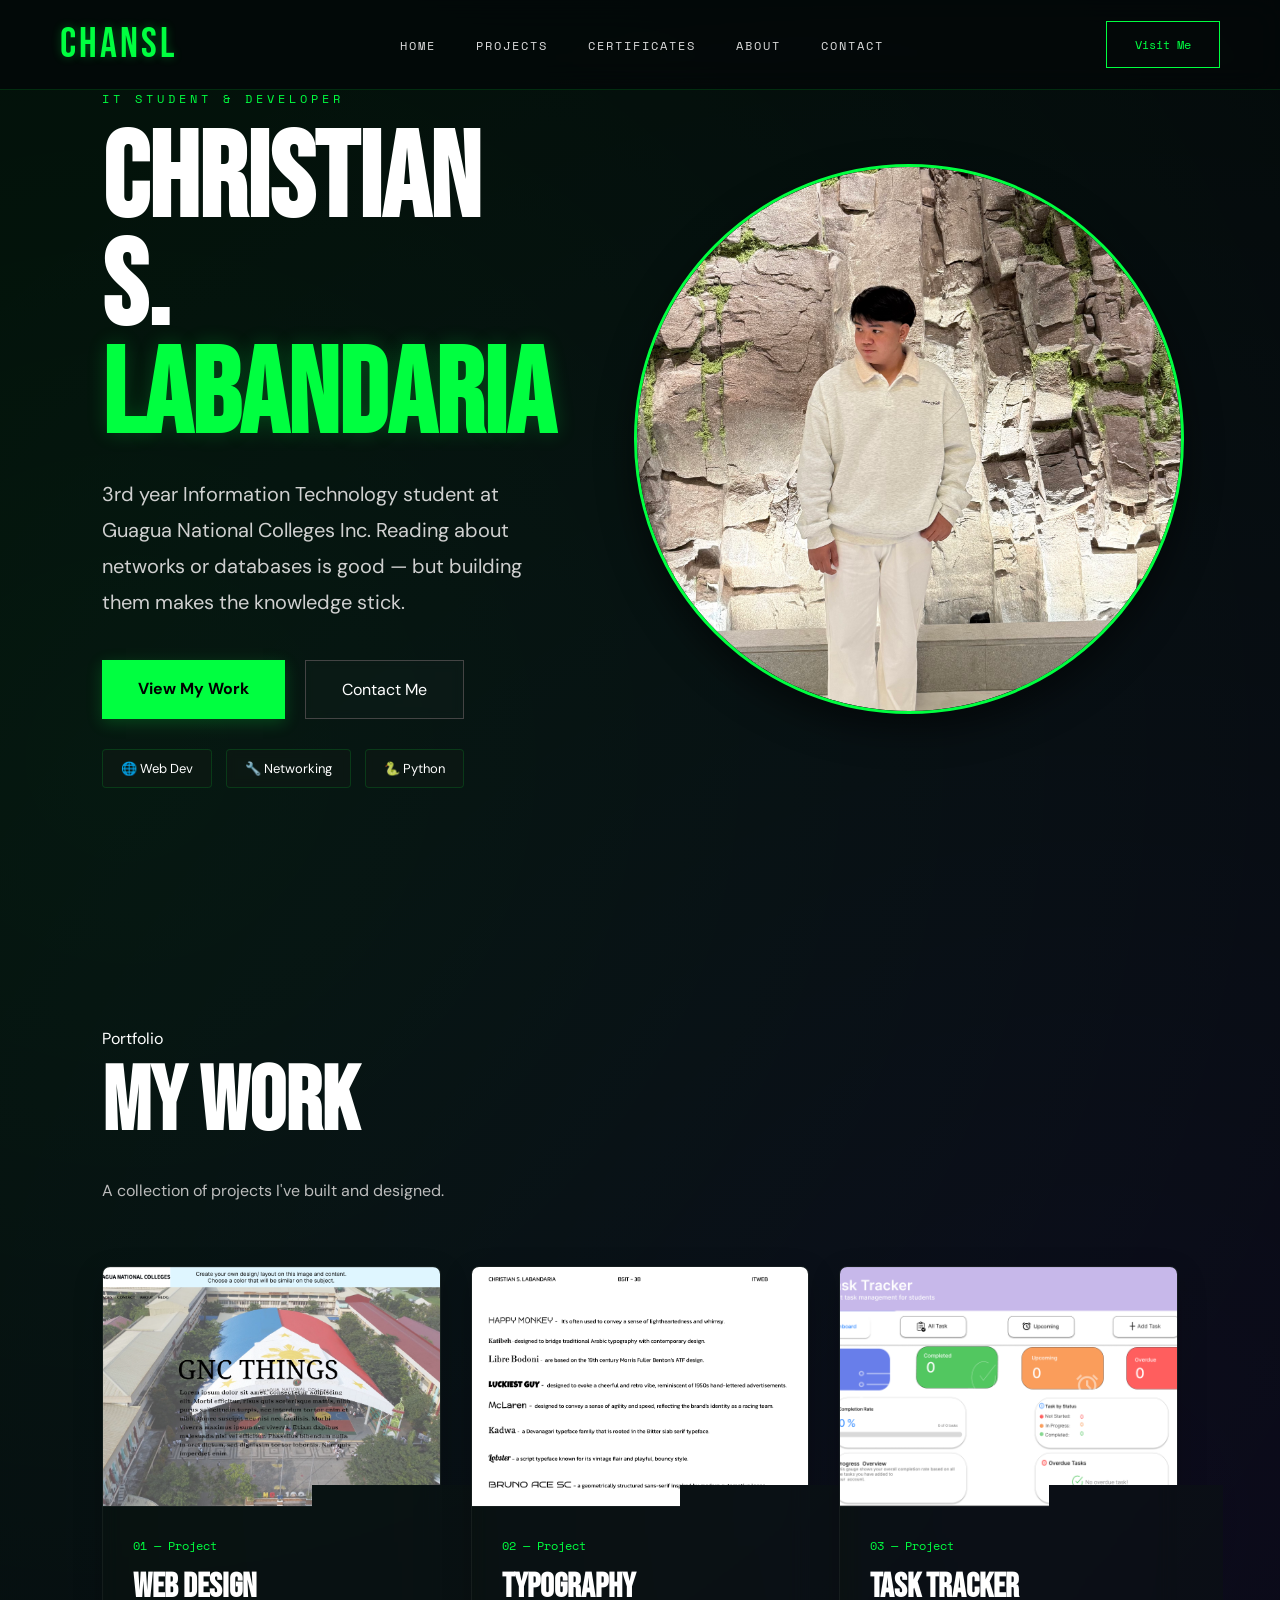
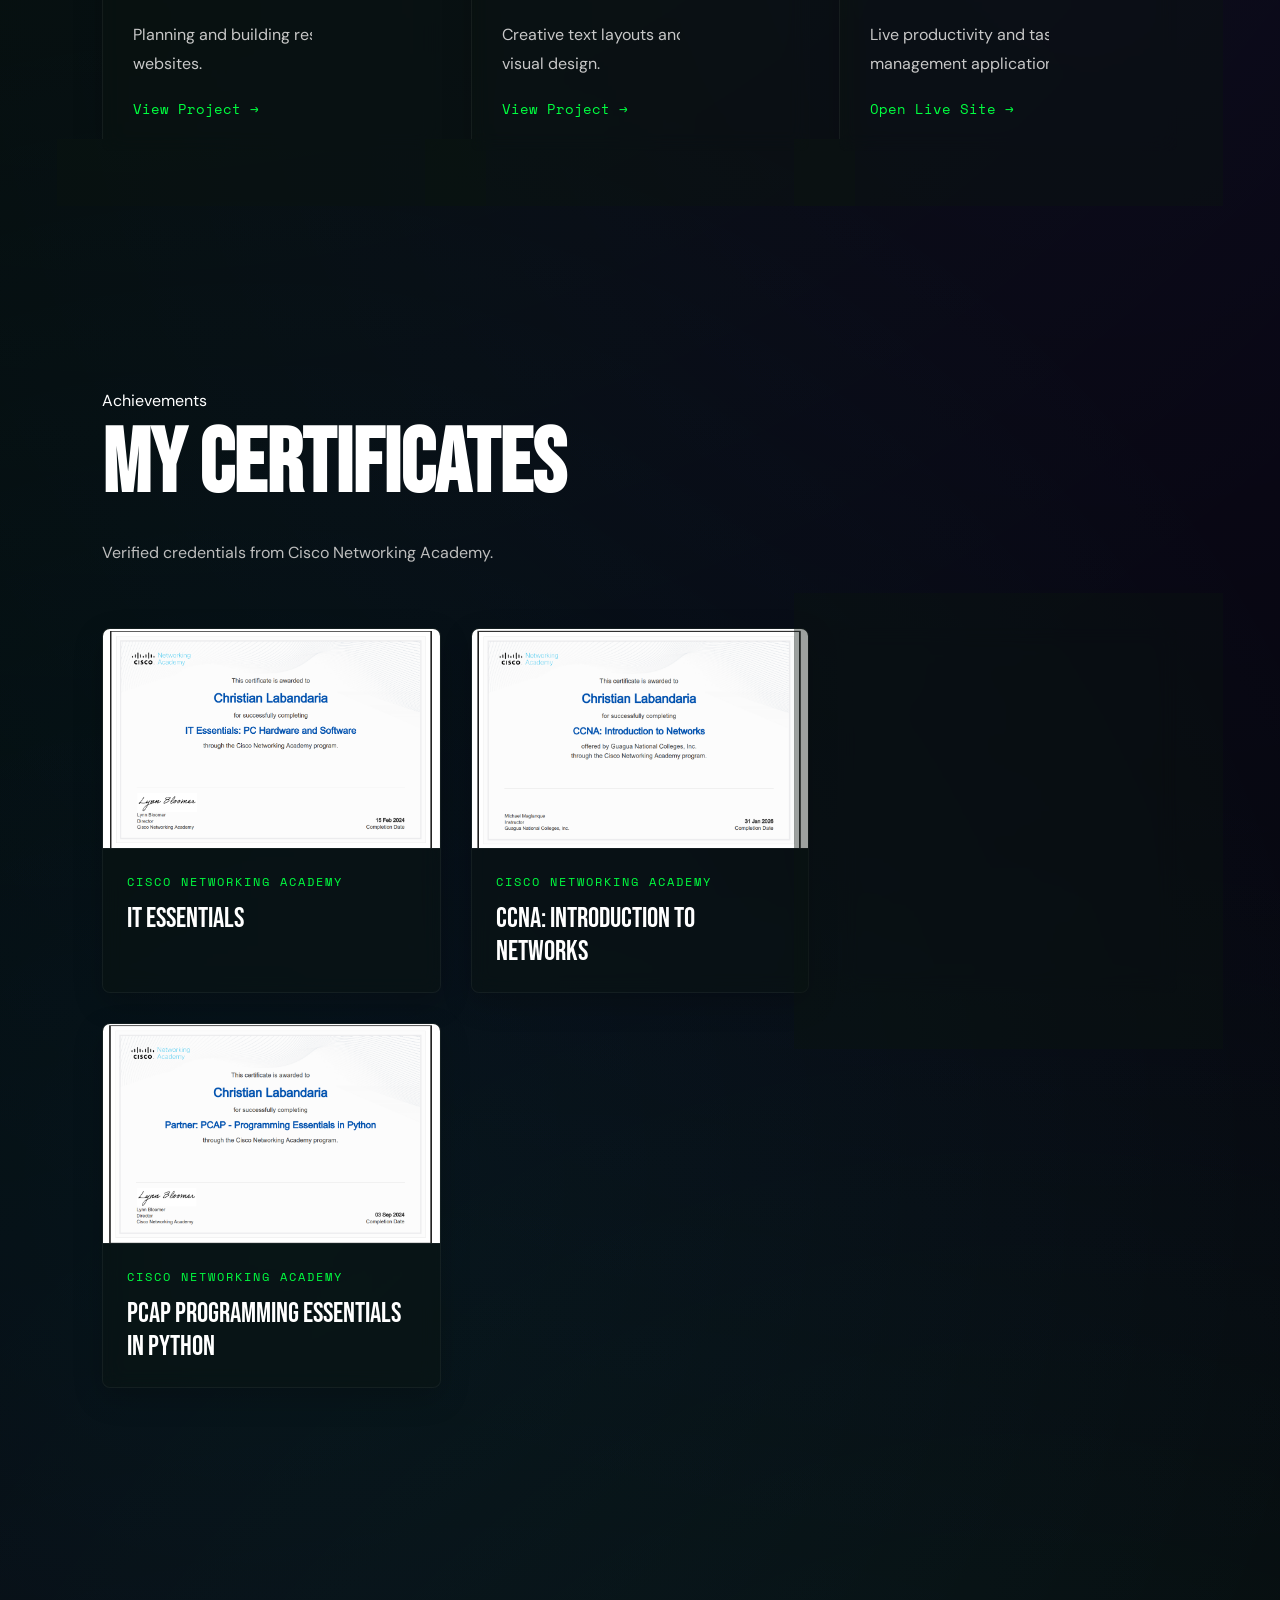
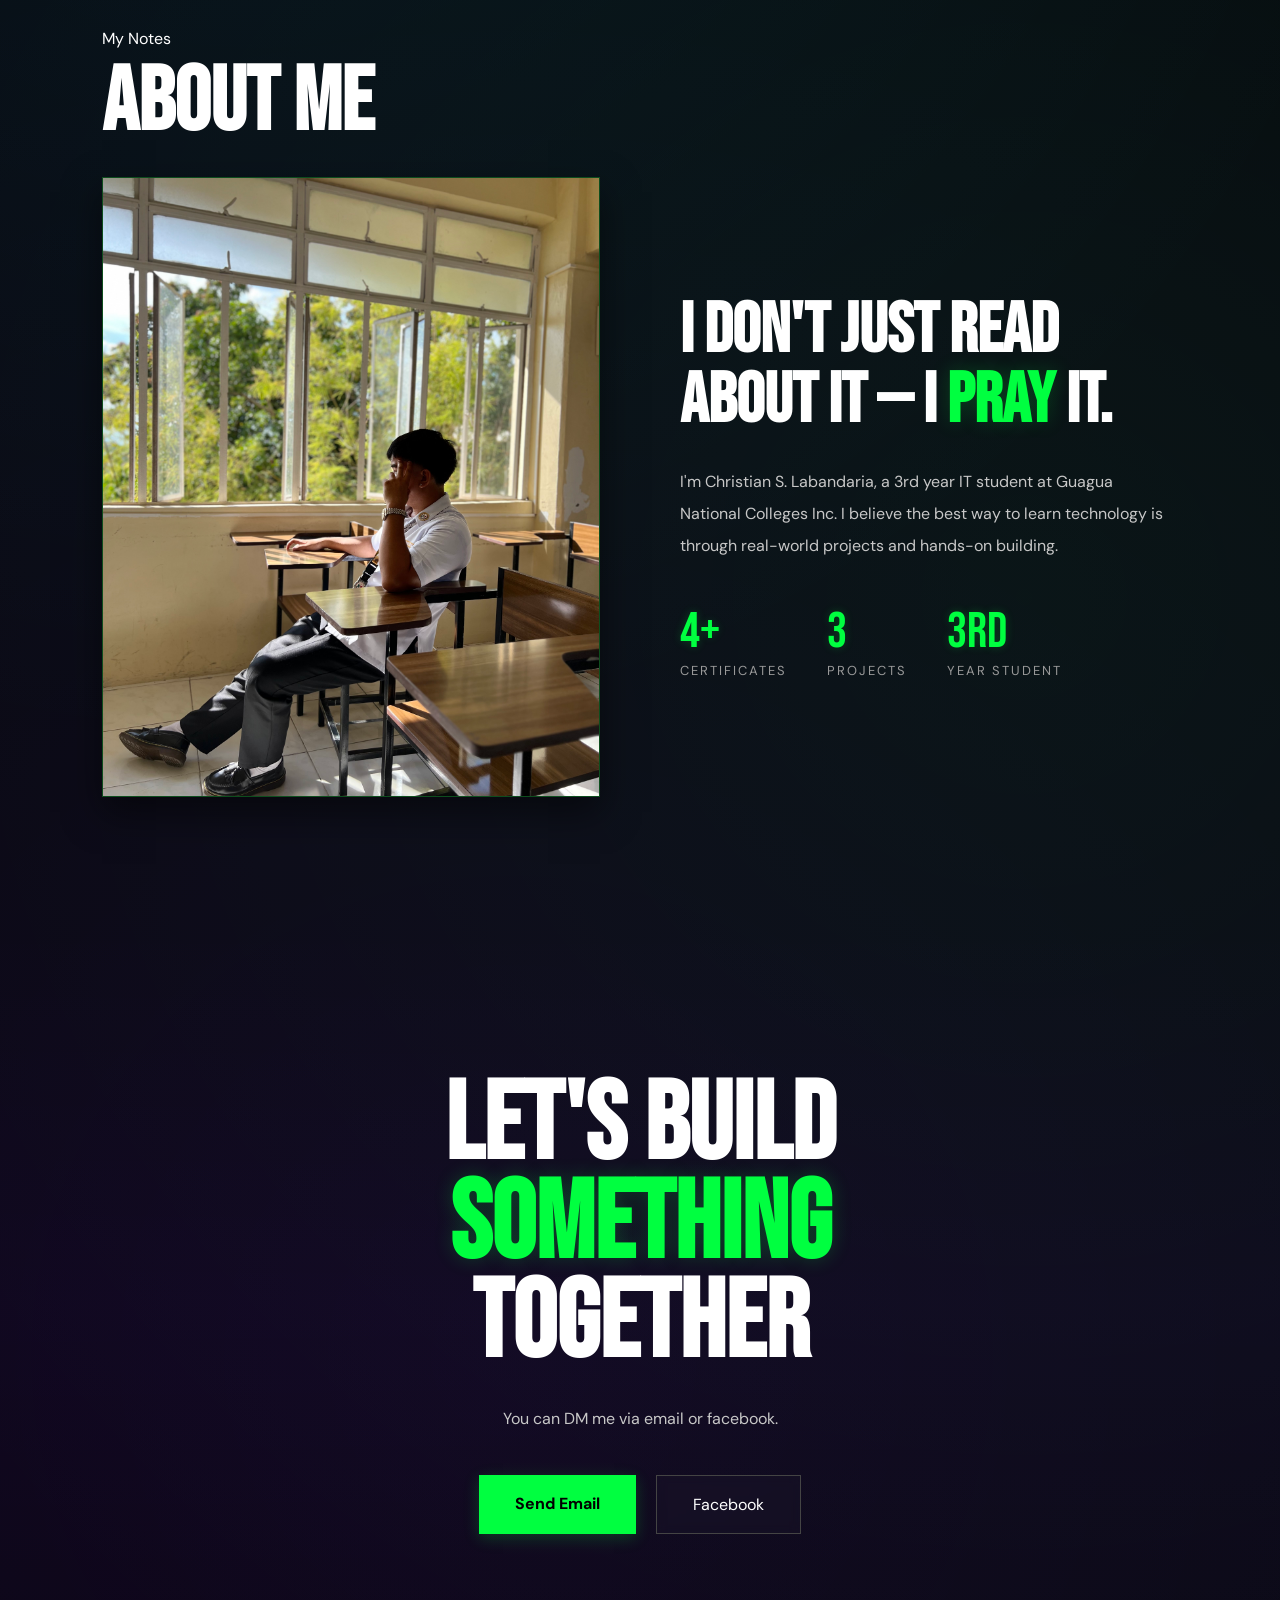
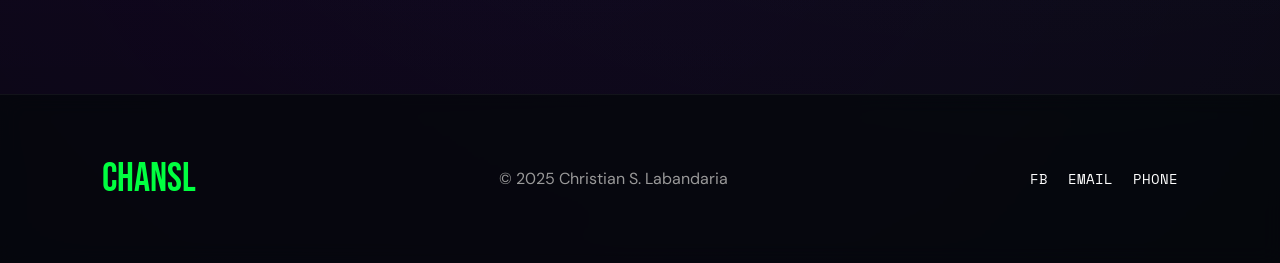
<file: index.html>
<!DOCTYPE html>
<html lang="en">
<head>
<meta charset="UTF-8">
<meta name="viewport" content="width=device-width, initial-scale=1.0">

<title>Christian S. Labandaria — Portfolio</title>

<link rel="preconnect" href="https://fonts.googleapis.com">
<link href="https://fonts.googleapis.com/css2?family=Bebas+Neue&family=DM+Sans:wght@300;400;500;700&family=Space+Mono:wght@400;700&display=swap" rel="stylesheet">

<style>

/* ================= GLOBAL ================= */

*{
  margin:0;
  padding:0;
  box-sizing:border-box;
  scroll-behavior:smooth;
}

:root{
  --bg:#030708;
  --light:#ffffff;
  --muted:#bdbdbd;
  --green:#00ff40;
  --border:rgba(0,255,64,0.15);
  --card-bg:rgba(10, 20, 15, 0.4);
}

body{
  background: var(--bg);
  color:var(--light);
  font-family:'DM Sans',sans-serif;
  overflow-x:hidden;
  position: relative;
}

/* Multi-layered dynamic mesh gradient background */
body::before {
  content: "";
  position: absolute;
  top: 0;
  left: 0;
  width: 100%;
  height: 100%;
  background: 
    radial-gradient(circle at 10% 15%, rgba(0, 255, 64, 0.07) 0%, transparent 40%),
    radial-gradient(circle at 85% 30%, rgba(120, 0, 255, 0.08) 0%, transparent 45%),
    radial-gradient(circle at 20% 55%, rgba(0, 242, 254, 0.06) 0%, transparent 40%),
    radial-gradient(circle at 80% 75%, rgba(0, 255, 64, 0.06) 0%, transparent 35%),
    radial-gradient(circle at 40% 90%, rgba(150, 0, 255, 0.09) 0%, transparent 50%);
  pointer-events: none;
  z-index: -1;
}

a{
  text-decoration:none;
  color:inherit;
}

section{
  padding:120px 8%;
  position: relative;
}

/* ================= NAVBAR ================= */

.navbar{
  position:fixed;
  top:0;
  left:0;
  width:100%;
  height:90px;
  display:flex;
  align-items:center;
  justify-content:space-between;
  padding:0 60px;
  background:rgba(3, 7, 8, 0.75);
  backdrop-filter:blur(15px);
  -webkit-backdrop-filter:blur(15px);
  border-bottom:1px solid var(--border);
  z-index:999;
}

.logo{
  font-family:'Bebas Neue',sans-serif;
  font-size:42px;
  color:var(--green);
  letter-spacing:3px;
  text-shadow: 0 0 10px rgba(0, 255, 64, 0.3);
}

.nav-links{
  display:flex;
  list-style:none;
  gap:40px;
}

.nav-links a{
  font-size:12px;
  letter-spacing:2px;
  text-transform:uppercase;
  font-family:'Space Mono',monospace;
  color:#ddd;
  transition:.3s;
}

.nav-links a:hover{
  color:var(--green);
  text-shadow: 0 0 8px rgba(0, 255, 64, 0.4);
}

.nav-cta{
  border:1px solid var(--green);
  padding:14px 28px;
  color:var(--green);
  font-size:12px;
  font-family:'Space Mono',monospace;
  transition:.3s;
  box-shadow: inset 0 0 0 0 rgba(0,255,64,0.2);
}

.nav-cta:hover{
  background:var(--green);
  color:#000;
  box-shadow: 0 0 15px rgba(0, 255, 64, 0.4);
}

/* ================= HERO ================= */

#hero{
  min-height:100vh;
  display:flex;
  align-items:center;
  padding-top:90px;
}

.hero-inner{
  width:100%;
  display:grid;
  grid-template-columns:1fr 1fr;
  gap:80px;
  align-items:center;
}

.hero-label{
  color:var(--green);
  letter-spacing:4px;
  text-transform:uppercase;
  font-size:12px;
  margin-bottom:20px;
  font-family:'Space Mono',monospace;
}

.hero-headline{
  font-family:'Bebas Neue',sans-serif;
  font-size:120px;
  line-height:.9;
  margin-bottom:25px;
}

.accent{
  color:var(--green);
  text-shadow: 0 0 20px rgba(0, 255, 64, 0.2);
}

.hero-subtitle{
  font-size:20px;
  line-height:1.8;
  color:#d0d0d0;
  margin-bottom:40px;
  max-width:600px;
}

.hero-buttons{
  display:flex;
  gap:20px;
  margin-bottom:30px;
}

.btn-primary{
  background:var(--green);
  color:#000;
  padding:18px 36px;
  font-weight:700;
  transition:.3s;
  box-shadow: 0 4px 15px rgba(0, 255, 64, 0.2);
}

.btn-primary:hover{
  transform:translateY(-4px);
  box-shadow: 0 8px 25px rgba(0, 255, 64, 0.4);
}

.btn-secondary{
  border:1px solid #444;
  background: rgba(255,255,255,0.02);
  padding:18px 36px;
  transition:.3s;
  backdrop-filter: blur(5px);
}

.btn-secondary:hover{
  border-color:var(--green);
  color:var(--green);
  box-shadow: 0 0 15px rgba(0, 255, 64, 0.15);
}

.hero-tags{
  display:flex;
  gap:14px;
  flex-wrap:wrap;
}

.tag{
  border:1px solid var(--border);
  padding:10px 18px;
  background:rgba(15, 25, 20, 0.6);
  backdrop-filter: blur(5px);
  font-size:13px;
  border-radius: 4px;
}

/* ================= IMAGE FIX ================= */

.hero-visual{
  display: flex;
  justify-content: center;
  align-items: center;
}

.hero-photo-wrap{
  width: 550px;       
  height: 550px;      
  position: relative;
  background: #111;
  /* Enforces a perfect circle on the wrapper */
  border-radius: 50% !important; 
  /* Creates a distinct, solid light green boundary */
  border: 3px solid var(--green) !important; 
  box-shadow: 0 15px 35px rgba(0,0,0,0.5);
  /* Removes any leftovers from the old diamond clip-path */
  clip-path: none !important; 
  overflow: hidden; 
}

/* Removes the secondary floating offset lines completely */
.hero-photo-wrap::before,
.hero-photo-wrap::after {
  content: none !important;
}

.hero-photo-wrap img{
  width: 100%;
  height: 100%;
  object-fit: cover;
  /* Adjust these values until the person is perfectly centered */
  /* 'center center' is the default. Try adjusting if the person is off-center */
  object-position: 100% 70%; 
  display: block;
  border-radius: 50% !important; 
}
}

/* ================= SECTION ================= */

.section-label{
  color:var(--green);
  letter-spacing:4px;
  text-transform:uppercase;
  font-size:12px;
  margin-bottom:10px;
  font-family:'Space Mono',monospace;
}

.section-title{
  font-family:'Bebas Neue',sans-serif;
  font-size:90px;
  margin-bottom:20px;
}

.section-desc{
  color:var(--muted);
  line-height:1.8;
  max-width:700px;
  margin-bottom:60px;
}

/* ================= PROJECTS ================= */

.projects-grid{
  display:grid;
  grid-template-columns:repeat(auto-fit,minmax(320px,1fr));
  gap:30px;
}

.project-card{
  background: var(--card-bg);
  border: 1px solid rgba(255, 255, 255, 0.05);
  backdrop-filter: blur(10px);
  -webkit-backdrop-filter: blur(10px);
  overflow:hidden;
  transition:.4s cubic-bezier(0.16, 1, 0.3, 1);
  cursor:pointer;
  border-radius: 8px;
  box-shadow: 0 10px 30px rgba(0, 0, 0, 0.2);
}

.project-card:hover{
  transform:translateY(-8px);
  border-color:var(--green);
  background: rgba(10, 35, 20, 0.5);
  box-shadow: 0 15px 35px rgba(0, 255, 64, 0.15);
}

.project-card img{
  width:100%;
  height:240px;
  object-fit:cover;
  display:block;
  border-bottom: 1px solid rgba(255, 255, 255, 0.05);
}

.project-info{
  padding:30px;
}

.project-num{
  color:var(--green);
  font-size:12px;
  margin-bottom:12px;
  font-family:'Space Mono',monospace;
}

.project-title{
  font-size:34px;
  margin-bottom:14px;
  font-family:'Bebas Neue',sans-serif;
}

.project-desc{
  color:#c8c8c8;
  line-height:1.8;
  margin-bottom:20px;
}

.project-link{
  color:var(--green);
  font-family: 'Space Mono', monospace;
  font-size: 14px;
}

/* ================= CERTIFICATES ================= */

.certs-grid{
  display:grid;
  grid-template-columns:repeat(auto-fit,minmax(280px,1fr));
  gap:30px;
}

.cert-card{
  background: var(--card-bg);
  border: 1px solid rgba(255, 255, 255, 0.05);
  backdrop-filter: blur(10px);
  -webkit-backdrop-filter: blur(10px);
  overflow:hidden;
  transition:.4s cubic-bezier(0.16, 1, 0.3, 1);
  cursor:pointer;
  border-radius: 8px;
  box-shadow: 0 10px 30px rgba(0, 0, 0, 0.2);
}

.cert-card:hover{
  transform:translateY(-8px);
  border-color:var(--green);
  background: rgba(10, 35, 20, 0.5);
  box-shadow: 0 15px 35px rgba(0, 255, 64, 0.15);
}

.cert-card img{
  width:100%;
  height:220px;
  object-fit:cover;
  display:block;
  border-bottom: 1px solid rgba(255, 255, 255, 0.05);
}

.cert-info{
  padding:24px;
}

.cert-issuer{
  color:var(--green);
  font-size:12px;
  margin-bottom:12px;
  letter-spacing:2px;
  text-transform:uppercase;
  font-family:'Space Mono',monospace;
}

.cert-title{
  font-size:28px;
  font-family:'Bebas Neue',sans-serif;
}

/* ================= ABOUT ================= */

.about-wrap{
  display:grid;
  grid-template-columns:1fr 1fr;
  gap:80px;
  align-items:center;
}

.about-photo-frame{
  width:100%;
  max-width:500px;
  height:620px;
  overflow:hidden;
  position:relative;
  background:#111;
  border:1px solid rgba(0,255,64,0.25);
  box-shadow: 0 15px 35px rgba(0,0,0,0.5);
}

.about-photo-frame::before{
  content:"";
  position:absolute;
  inset:-12px;
  border:1px solid var(--green);
  pointer-events:none;
}

.about-photo-frame img{
  width:100%;
  height:100%;
  object-fit:cover;
  object-position:center;
  display:block;
}

.about-quote{
  font-family:'Bebas Neue',sans-serif;
  font-size:70px;
  line-height:1;
  margin-bottom:30px;
}

.about-body{
  color:#c7c7c7;
  line-height:2;
  margin-bottom:40px;
}

.about-stats{
  display:flex;
  gap:40px;
}

.stat-num{
  font-size:50px;
  color:var(--green);
  font-family:'Bebas Neue',sans-serif;
  text-shadow: 0 0 10px rgba(0, 255, 64, 0.2);
}

.stat-label{
  font-size:13px;
  color:#999;
  letter-spacing:2px;
  text-transform:uppercase;
}

/* ================= CTA ================= */

.cta-wrap{
  text-align:center;
  background: linear-gradient(180deg, transparent, rgba(120, 0, 255, 0.03), transparent);
  padding: 160px 8%;
}

.cta-headline{
  font-family:'Bebas Neue',sans-serif;
  font-size:110px;
  line-height:.9;
  margin-bottom:30px;
}

.cta-sub{
  max-width:700px;
  margin:auto;
  line-height:1.9;
  color:#c8c8c8;
  margin-bottom:40px;
}

.cta-buttons{
  display:flex;
  justify-content:center;
  gap:20px;
  flex-wrap:wrap;
}

/* ================= FOOTER ================= */

footer{
  padding:60px 8%;
  border-top:1px solid rgba(255, 255, 255, 0.05);
  background: rgba(3, 7, 8, 0.6);
  backdrop-filter: blur(10px);
  display:flex;
  justify-content:space-between;
  align-items:center;
  flex-wrap:wrap;
  gap:20px;
  position: relative;
}

.footer-logo{
  font-family:'Bebas Neue',sans-serif;
  font-size:40px;
  color:var(--green);
}

.footer-copy{
  color:#999;
}

.footer-socials{
  display:flex;
  gap:20px;
}

.footer-socials a {
  font-family: 'Space Mono', monospace;
  font-size: 14px;
  transition: 0.3s;
}

.footer-socials a:hover {
  color: var(--green);
}

/* ================= RESPONSIVE ================= */

@media(max-width:980px){

.hero-inner,
.about-wrap{
  grid-template-columns:1fr;
}

.hero-headline{
  font-size:90px;
}

.section-title{
  font-size:70px;
}

.about-quote{
  font-size:55px;
}

.cta-headline{
  font-size:80px;
}

.hero-photo-wrap,
.about-photo-frame{
  width:100%;
  max-width:100%;
  height:500px;
}

.navbar{
  padding:0 20px;
}

.nav-links{
  display:none;
}

}

</style>
</head>

<body>

<nav class="navbar">

<div class="logo">CHANSL</div>

<ul class="nav-links">
<li><a href="#hero">Home</a></li>
<li><a href="#projects">Projects</a></li>
<li><a href="#certificates">Certificates</a></li>
<li><a href="#about">About</a></li>
<li><a href="#contact">Contact</a></li>
</ul>

<a href="mailto:christianlabandaria14@gmail.com" class="nav-cta">
Visit Me
</a>

</nav>

<section id="hero">

<div class="hero-inner">

<div>

<p class="hero-label">IT Student & Developer</p>

<h1 class="hero-headline">
CHRISTIAN<br>
S. <span class="accent">LABANDARIA</span>
</h1>

<p class="hero-subtitle">
3rd year Information Technology student at Guagua National Colleges Inc.
Reading about networks or databases is good — but building them makes the knowledge stick.
</p>

<div class="hero-buttons">

<a href="#projects" class="btn-primary">
View My Work
</a>

<a href="#contact" class="btn-secondary">
Contact Me
</a>

</div>

<div class="hero-tags">
<span class="tag">🌐 Web Dev</span>
<span class="tag">🔧 Networking</span>
<span class="tag">🐍 Python</span>
</div>

</div>

<div class="hero-visual">

<div class="hero-photo-wrap">
<img src="ccc.jpg" alt="Christian">
</div>

</div>

</div>

</section>

<section id="projects">

<p class="section-label">Portfolio</p>

<h2 class="section-title">MY WORK</h2>

<p class="section-desc">
A collection of projects I've built and designed.
</p>

<div class="projects-grid">

  <div class="project-card">

    <a href="webdesign.html">
      <img src="web-design.png" alt="Web Design">
    </a>

    <div class="project-info">

      <div class="project-num">01 — Project</div>

      <h3 class="project-title">WEB DESIGN</h3>

      <p class="project-desc">
        Planning and building responsive websites.
      </p>

      <a href="webdesign.html" class="project-link">
        View Project →
      </a>

    </div>

  </div>

  <div class="project-card">

    <a href="typography.html">
      <img src="Typography.jpg.png" alt="Typography">
    </a>

    <div class="project-info">

      <div class="project-num">02 — Project</div>

      <h3 class="project-title">TYPOGRAPHY</h3>

      <p class="project-desc">
        Creative text layouts and modern visual design.
      </p>

      <a href="typography.html" class="project-link">
        View Project →
      </a>

    </div>

  </div>

  <a href="https://task-tracker.kesug.com"
     target="_blank"
     class="project-card">

    <img src="taskfigma.png" alt="Task Tracker">

    <div class="project-info">

      <div class="project-num">03 — Project</div>

      <h3 class="project-title">TASK TRACKER</h3>

      <p class="project-desc">
        Live productivity and task management application.
      </p>

      <span class="project-link">
        Open Live Site →
      </span>

    </div>

  </a>

</div>

</section>


<section id="certificates">

<p class="section-label">Achievements</p>

<h2 class="section-title">MY CERTIFICATES</h2>

<p class="section-desc">
Verified credentials from Cisco Networking Academy.
</p>

<div class="certs-grid">

<a href="it-essential.png" target="_blank" class="cert-card">

<img src="it-essential.png" alt="IT Essentials">

<div class="cert-info">
<div class="cert-issuer">Cisco Networking Academy</div>
<div class="cert-title">IT Essentials</div>
</div>

</a>

<a href="intro-to-networks.png" target="_blank" class="cert-card">

<img src="intro-to-networks.png" alt="CCNA">

<div class="cert-info">
<div class="cert-issuer">Cisco Networking Academy</div>
<div class="cert-title">CCNA: Introduction to Networks</div>
</div>

</a>

<a href="getting-started-with-cisco.png"
target="_blank"
class="cert-card">

<img src="getting-started-with-cisco.png" alt="Packet Tracer">

<div class="cert-info">
<div class="cert-issuer">Cisco Networking Academy</div>
<div class="cert-title">Getting Started with Cisco Packet Tracer</div>
</div>

</a>

<a href="pcap.png" target="_blank" class="cert-card">

<img src="pcap.png" alt="PCAP Python">

<div class="cert-info">
<div class="cert-issuer">Cisco Networking Academy</div>
<div class="cert-title">PCAP Programming Essentials in Python</div>
</div>

</a>

</div>

</section>

<section id="about">

<p class="section-label">My Notes</p>

<h2 class="section-title">ABOUT ME</h2>

<div class="about-wrap">

<div class="about-photo-frame">
<img src="cc.jpg" alt="ABOUT">
</div>

<div>

<h3 class="about-quote">
I DON'T JUST READ<br>
ABOUT IT — I <span class="accent">PRAY</span> IT.
</h3>

<p class="about-body">
I'm Christian S. Labandaria, a 3rd year IT student at Guagua National Colleges Inc.
I believe the best way to learn technology is through real-world projects and hands-on building.
</p>

<div class="about-stats">

<div>
<div class="stat-num">4+</div>
<div class="stat-label">Certificates</div>
</div>

<div>
<div class="stat-num">3</div>
<div class="stat-label">Projects</div>
</div>

<div>
<div class="stat-num">3rd</div>
<div class="stat-label">Year Student</div>
</div>

</div>

</div>

</div>

</section>

<section class="cta-wrap" id="contact">

<h2 class="cta-headline">
LET'S BUILD<br>
<span class="accent">SOMETHING</span><br>
TOGETHER
</h2>

<p class="cta-sub">
You can DM me via email or facebook.
</p>

<div class="cta-buttons">

<a href="mailto:christianlabandaria14@gmail.com"
class="btn-primary">
Send Email
</a>

<a href="https://facebook.com"
class="btn-secondary">
Facebook
</a>

</div>

</section>

<footer>

<div class="footer-logo">CHANSL</div>

<p class="footer-copy">
© 2025 Christian S. Labandaria
</p>

<div class="footer-socials">
<a href="#">FB</a>
<a href="#">EMAIL</a>
<a href="#">PHONE</a>
</div>

</footer>

</body>
</html>
</file>
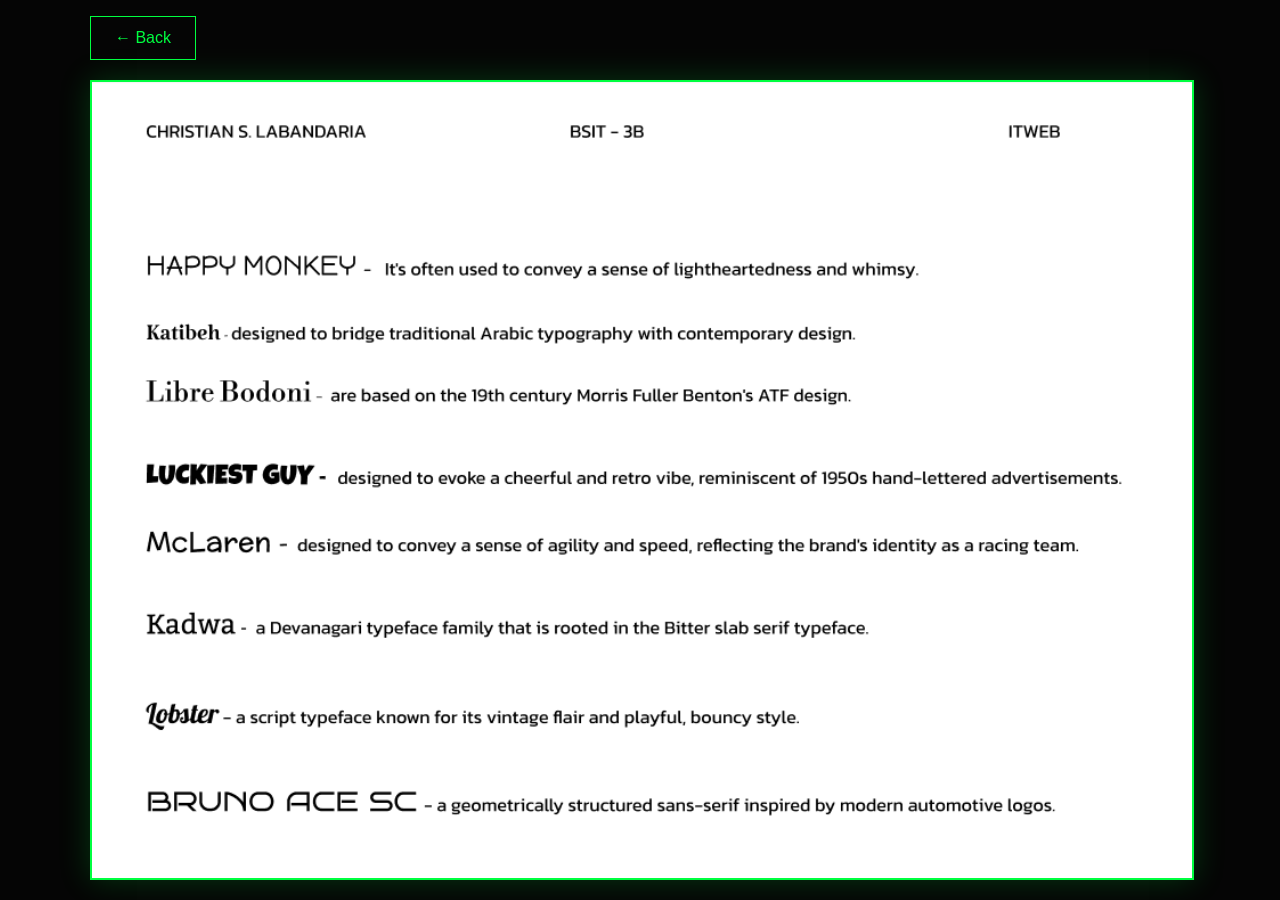
<file: typography.html>
<!DOCTYPE html>
<html lang="en">
<head>
<meta charset="UTF-8">
<meta name="viewport" content="width=device-width, initial-scale=1.0">
<title>Typography Project</title>

<style>

body{
  margin:0;
  background:#050505;
  display:flex;
  justify-content:center;
  align-items:center;
  min-height:100vh;
  font-family:Arial;
}

.project-view{
  width:90%;
  max-width:1100px;
}

.project-view img{
  width:100%;
  height:auto;
  border:2px solid #00ff40;
  box-shadow:0 0 30px rgba(0,255,64,0.2);
}

.back-btn{
  display:inline-block;
  margin-bottom:20px;
  color:#00ff40;
  text-decoration:none;
  border:1px solid #00ff40;
  padding:12px 24px;
}

</style>
</head>
<body>

<div class="project-view">

<a href="index.html" class="back-btn">
← Back
</a>

<img src="Typography.jpg.png" alt="Typography">

</div>

</body>
</html>
</file>
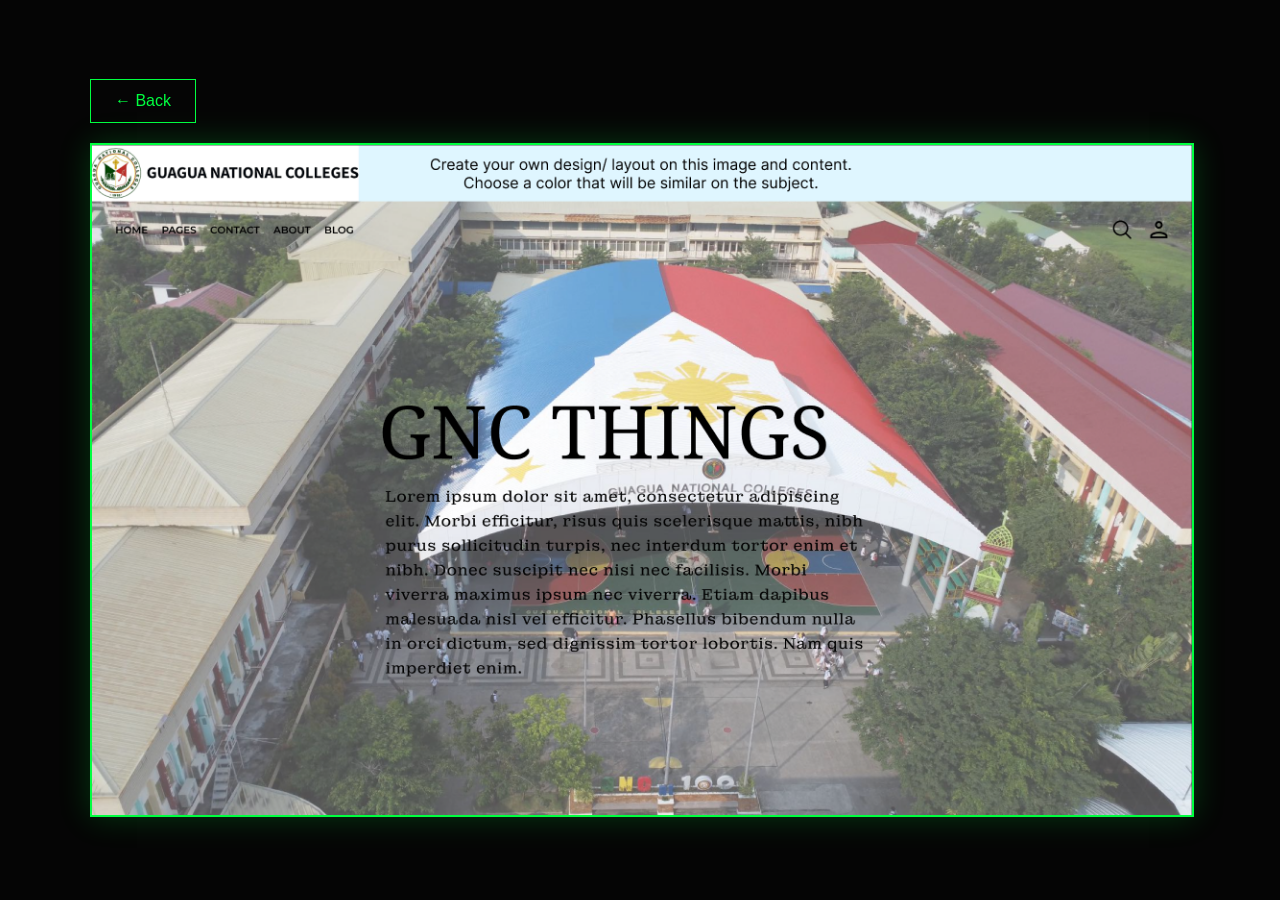
<file: webdesign.html>
<!DOCTYPE html>
<html lang="en">
<head>
<meta charset="UTF-8">
<meta name="viewport" content="width=device-width, initial-scale=1.0">
<title>Web Design Project</title>

<style>

body{
  margin:0;
  background:#050505;
  display:flex;
  justify-content:center;
  align-items:center;
  min-height:100vh;
  font-family:Arial;
}

.project-view{
  width:90%;
  max-width:1100px;
}

.project-view img{
  width:100%;
  height:auto;
  border:2px solid #00ff40;
  box-shadow:0 0 30px rgba(0,255,64,0.2);
}

.back-btn{
  display:inline-block;
  margin-bottom:20px;
  color:#00ff40;
  text-decoration:none;
  border:1px solid #00ff40;
  padding:12px 24px;
}

</style>
</head>
<body>

<div class="project-view">

<a href="index.html" class="back-btn">
← Back
</a>

<img src="web-design.png" alt="Web Design">

</div>

</body>
</html>
</file>
